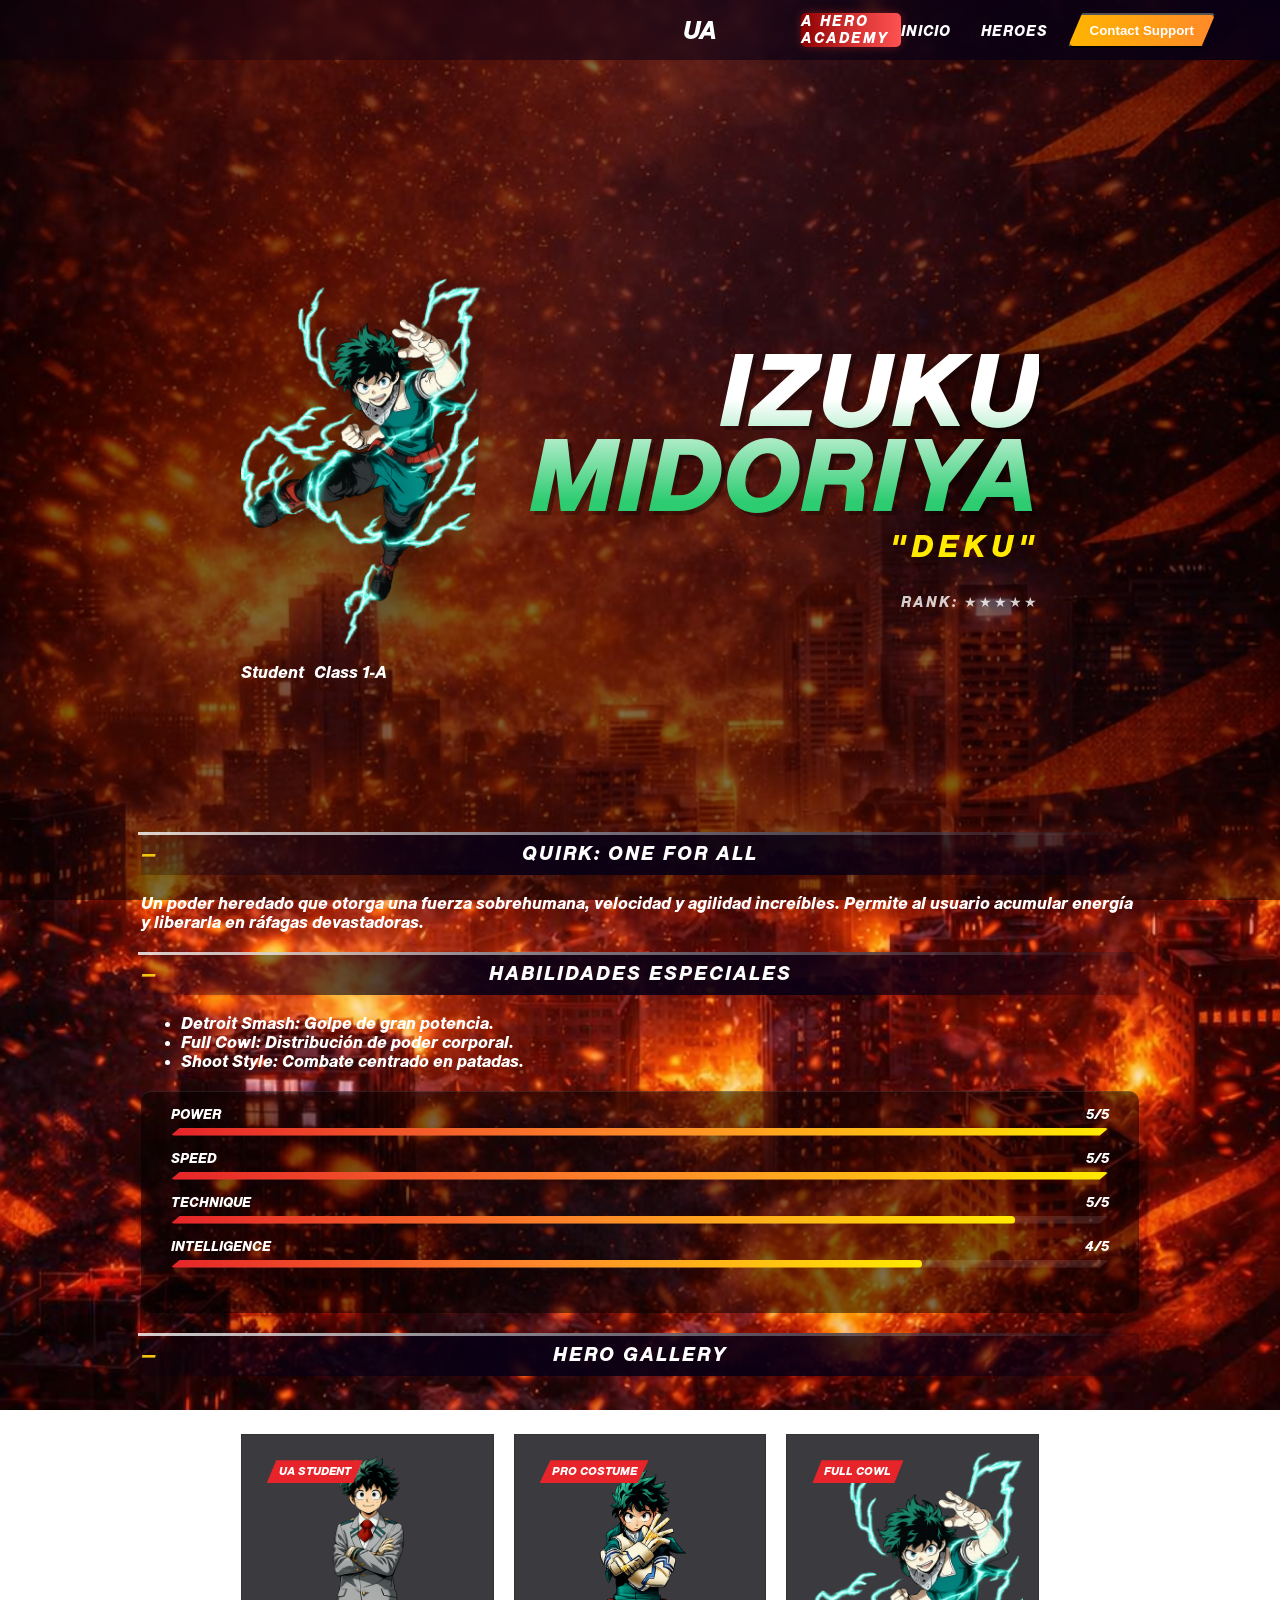
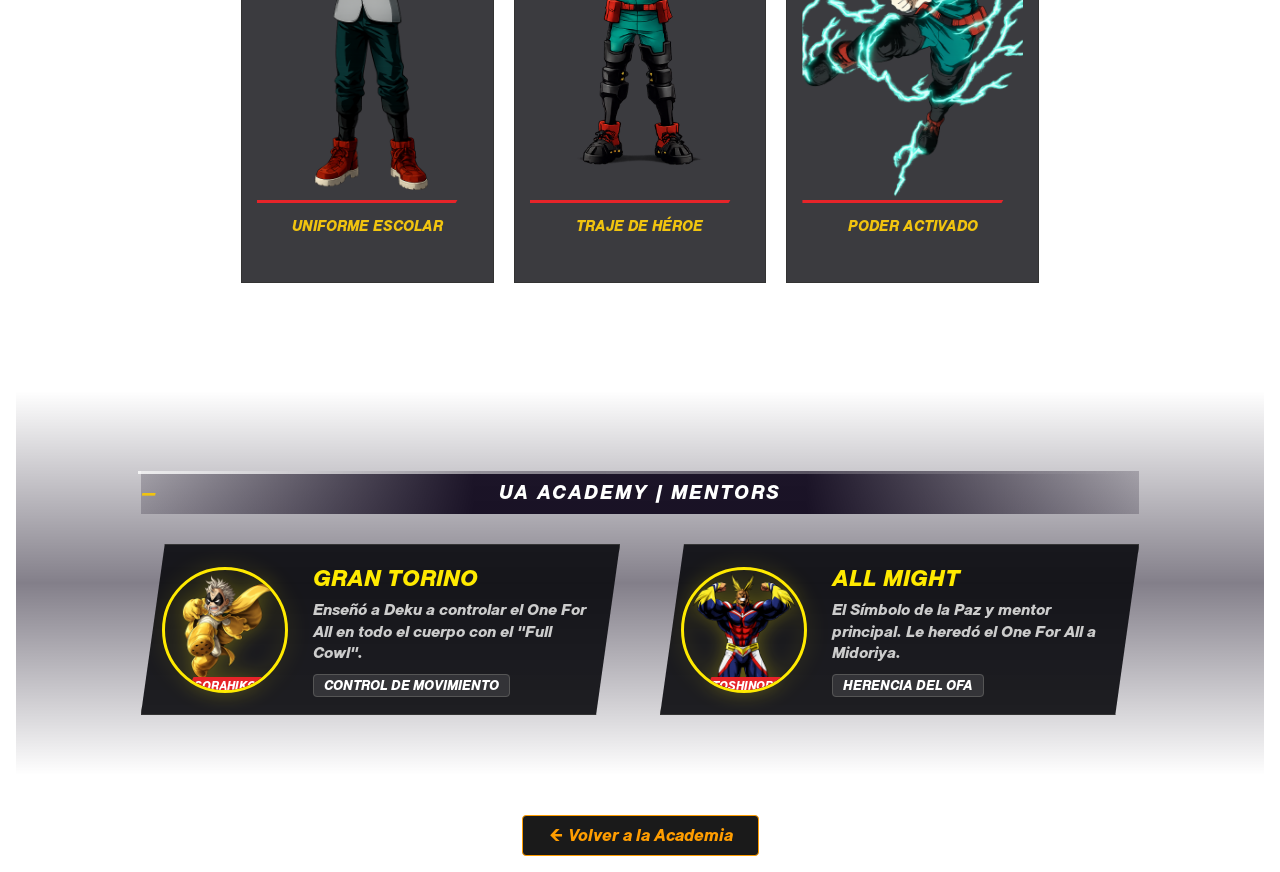
<file: deku.html>
<!doctype html>
<html lang="es">
  <head>
    <meta charset="UTF-8" />
    <meta name="viewport" content="width=device-width, initial-scale=1.0" />
    <title>Hero Profile | Izuku Midoriya</title>
    <link rel="stylesheet" href="styles.css" />
  </head>
  <body>
    <div class="navbar">
      <div class="logo">
        <span class="UA">UA</span>
        <span class="aHero">A HERO ACADEMY</span>
      </div>
      <ul class="nav">
        <li><a href="Main.html#Inicio">Inicio</a></li>
        <li><a href="Main.html#Heroes">Heroes</a></li>
      </ul>
      <a href="Main.html#Contacto"
        ><button class="join">Contact Support</button></a
      >
    </div>

    <div class="container">
      <section class="hero-profile-section">
       <section class="hero-profile-section">
    <div class="profile-header-split">
        <div class="profile-img-side">
            <img src="IMG/Mirrodilla/Deku_action.jpg" alt="Izuku Midoriya" class="main-hero-img" />
            <div class="hero-tags-overlay">
                <span class="tag">Student</span>
                <span class="tag">Class 1-A</span>
            </div>
        </div>

        <div class="profile-name-side">
            <h1 class="hero-name-giant">Izuku<br>Midoriya</h1>
            <p class="hero-alias-sub">"DEKU"</p>
            <div class="rank-stars">RANK: ★★★★★</div>
        </div>
    </div>
    
    </section>

        <div class="profile-details">
          <div class="detail-card">
            <h3>Quirk: One For All</h3>
            <p>
              Un poder heredado que otorga una fuerza sobrehumana, velocidad y
              agilidad increíbles. Permite al usuario acumular energía y
              liberarla en ráfagas devastadoras.
            </p>
          
          </div>

       <div class="detail-card">
    <h3>Habilidades Especiales</h3>
    <ul>
        <li><strong>Detroit Smash:</strong> Golpe de gran potencia.</li>
        <li><strong>Full Cowl:</strong> Distribución de poder corporal.</li>
        <li><strong>Shoot Style:</strong> Combate centrado en patadas.</li>
    </ul>

   <div class="stats-container">
    <div class="stat-row">
        <div class="stat-label"><span>Power</span> <span>5/5</span></div>
        <div class="bar-bg">
            <div class="bar-fill bar-bakugo" style="width: 100%;"></div>
        </div>
    </div>
    
    <div class="stat-row">
        <div class="stat-label"><span>Speed</span> <span>5/5</span></div>
        <div class="bar-bg">
            <div class="bar-fill bar-bakugo" style="width: 100%;"></div>
        </div>
    </div>
    
    <div class="stat-row">
        <div class="stat-label"><span>Technique</span> <span>5/5</span></div>
        <div class="bar-bg">
            <div class="bar-fill bar-bakugo" style="width: 90%;"></div>
        </div>
    </div>

    <div class="stat-row">
        <div class="stat-label"><span>Intelligence</span> <span>4/5</span></div>
        <div class="bar-bg">
            <div class="bar-fill bar-bakugo" style="width: 80%;"></div>
        </div>
    </div>
</div>
</div>

        <div class="hero-gallery">
          <h3>
            <span class="why">Hero </span><span class="choose">Gallery</span>
          </h3>
          <div class="gallery-container">
            <div class="gallery-card">
              <div class="gallery-frame">
                <img src="IMG/Mirrodilla/Deku_UA.webp" alt="Uniforme Escolar" />
                <div class="badge-label">UA Student</div>
              </div>
              <p>Uniforme Escolar</p>
            </div>

            <div class="gallery-card">
              <div class="gallery-frame">
                <img
                  src="IMG/Mirrodilla/Deku_Uniform.jpg"
                  alt="Traje de Héroe"
                />
                <div class="badge-label">Pro Costume</div>
              </div>
              <p>Traje de Héroe</p>
            </div>

            <div class="gallery-card power-active">
              <div class="gallery-frame">
                <img
                  src="IMG/Mirrodilla/Deku_action.jpg"
                  alt="Quirk Activado"
                />
                <div class="badge-label">Full Cowl</div>
              </div>
              <p>Poder Activado</p>
            </div>
          </div>
        </div>

       
      </section>
      <section class="hero-mentors-section">
        <h3 class="gallery-title">UA Academy | Mentors</h3>

        <div class="mentors-grid">
          <div class="mentor-card">
            <div class="mentor-img-frame">
              <img
                src="IMG/Mirrodilla/GranTorino.jpg"
                alt="Gran Torino"
                class="mentor-img"
              />
              <div class="mentor-badge">SoraHiko</div>
            </div>
            <div class="mentor-info">
              <h4>Gran Torino</h4>
              <p>
                Enseñó a Deku a controlar el One For All en todo el cuerpo con
                el "Full Cowl".
              </p>
              <span class="specialty">Control de Movimiento</span>
            </div>
          </div>

          <div class="mentor-card">
            <div class="mentor-img-frame">
              <img
                src="IMG/Mirrodilla/All_Might.jpg"
                alt="All Might"
                class="mentor-img"
              />
              <div class="mentor-badge">Toshinori</div>
            </div>
            <div class="mentor-info">
              <h4>All Might</h4>
              <p>
                El Símbolo de la Paz y mentor principal. Le heredó el One For
                All a Midoriya.
              </p>
              <span class="specialty">Herencia del OFA</span>
            </div>
          </div>
        </div>
      </section>
       <div
          class="back-button-container"
          style="text-align: center; margin-top: 40px"
        >
          <a href="Main.html#Heroes" class="btn-back">← Volver a la Academia</a>
        </div>
    </div>
  </body>
</html>
</file>
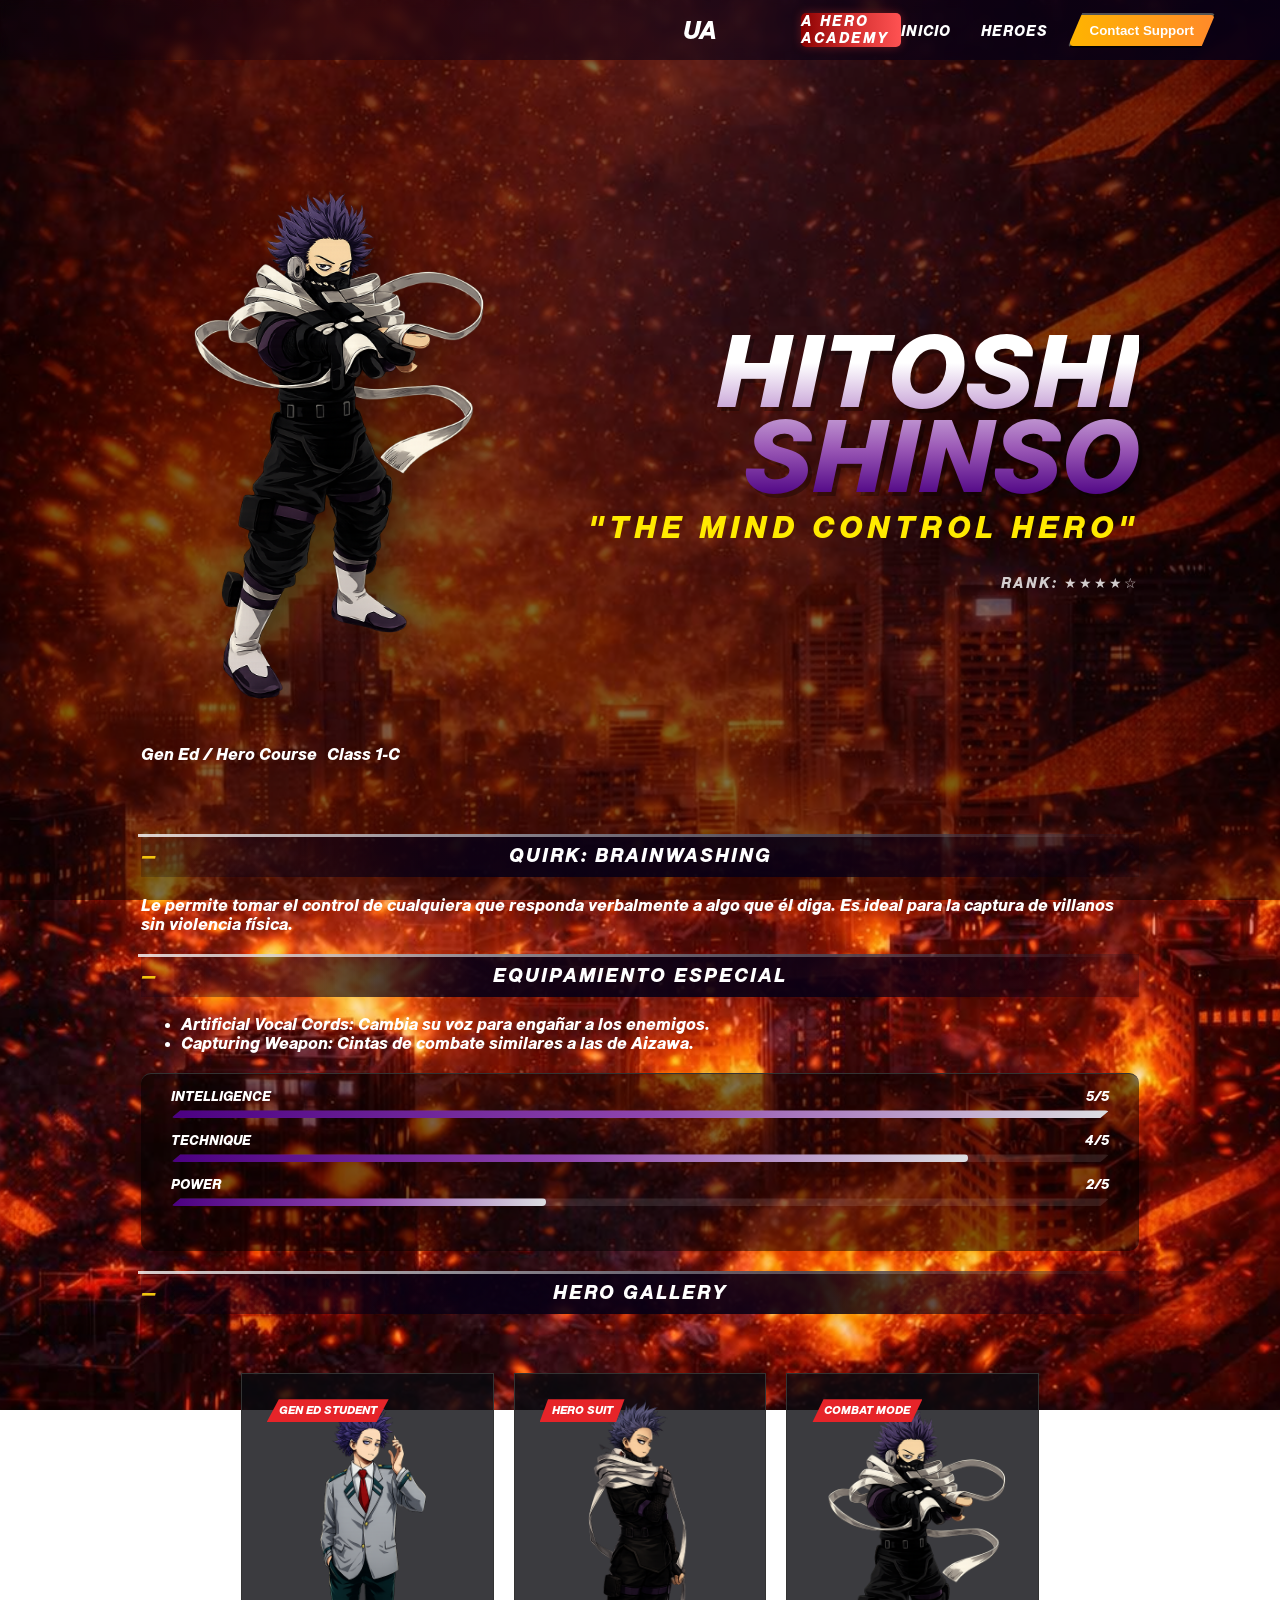
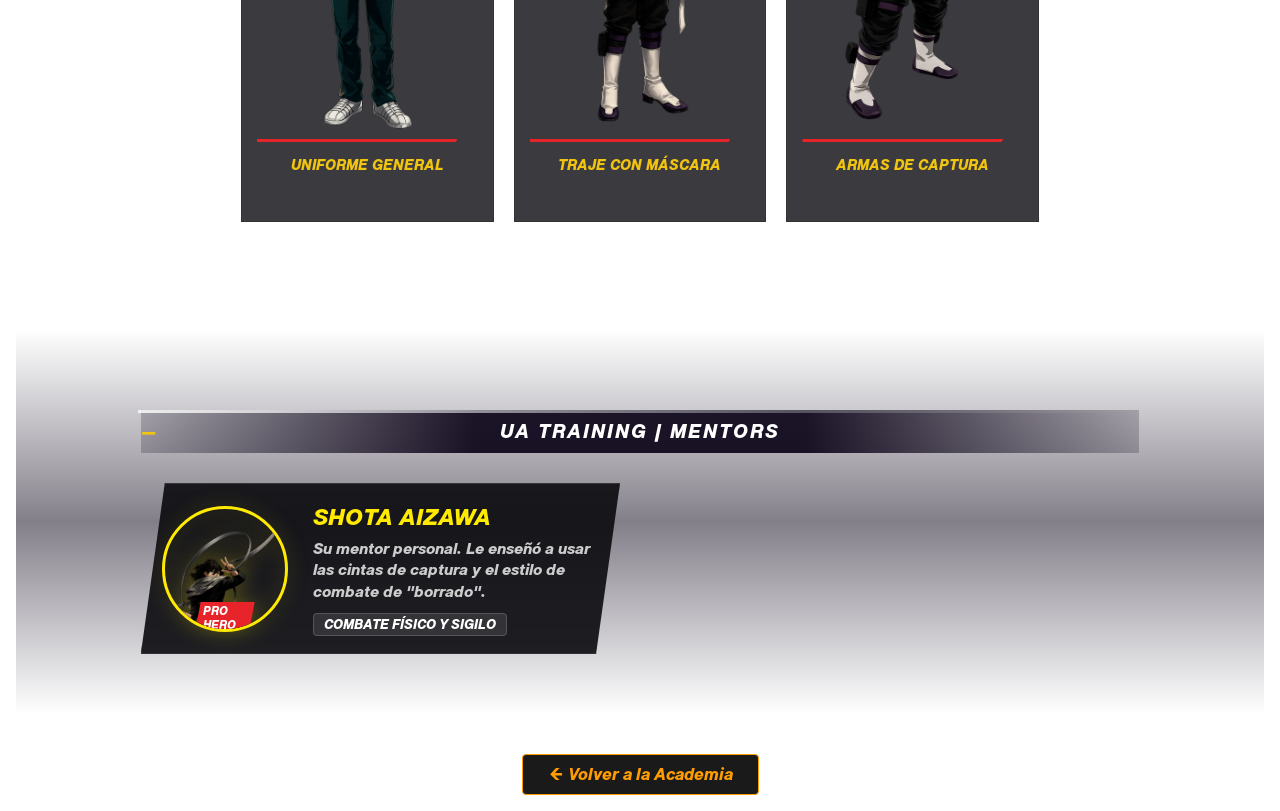
<file: shinso.html>
<!doctype html>
<html lang="es">
  <head>
    <meta charset="UTF-8" />
    <meta name="viewport" content="width=device-width, initial-scale=1.0" />
    <title>Hero Profile | Hitoshi Shinso</title>
    <link rel="stylesheet" href="styles.css" />
  </head>
  <body>
    <div class="navbar">
      <div class="logo">
        <span class="UA">UA</span>
        <span class="aHero">A HERO ACADEMY</span>
      </div>
      <ul class="nav">
        <li><a href="Main.html#Inicio">Inicio</a></li>
        <li><a href="Main.html#Heroes">Heroes</a></li>
      </ul>
      <a href="Main.html#Contacto"
        ><button class="join">Contact Support</button></a
      >
    </div>

    <div class="container">
      <section class="hero-profile-section">
        <div class="profile-header-split">
          <div class="profile-img-side">
            <img
              src="IMG/Shinsou/Shinsou_Action.jpg"
              alt="Hitoshi Shinso"
              class="main-hero-img"
            />
            <div class="hero-tags-overlay">
              <span class="tag">Gen Ed / Hero Course</span>
              <span class="tag">Class 1-C</span>
            </div>
          </div>

          <div class="profile-name-side">
            <h1 class="hero-name-giant gradient-shinso">Hitoshi<br />Shinso</h1>
            <p class="hero-alias-sub">"THE MIND CONTROL HERO"</p>
            <div class="rank-stars">RANK: ★★★★☆</div>
          </div>
        </div>

        <div class="profile-details">
          <div class="detail-card">
            <h3>Quirk: Brainwashing</h3>
            <p>
              Le permite tomar el control de cualquiera que responda verbalmente
              a algo que él diga. Es ideal para la captura de villanos sin
              violencia física.
            </p>
          </div>

          <div class="detail-card">
            <h3>Equipamiento Especial</h3>
            <ul>
              <li>
                <strong>Artificial Vocal Cords:</strong> Cambia su voz para
                engañar a los enemigos.
              </li>
              <li>
                <strong>Capturing Weapon:</strong> Cintas de combate similares a
                las de Aizawa.
              </li>
            </ul>

            <div
              class="stats-container"
              style="
                margin-top: 20px;
                border-top: 1px solid #333;
                padding-top: 15px;
              "
            >
              <div class="stat-row">
                <div class="stat-label">
                  <span>Intelligence</span> <span>5/5</span>
                </div>
                <div class="bar-bg">
                  <div class="bar-fill bar-shinso" style="width: 100%"></div>
                </div>
              </div>
              <div class="stat-row">
                <div class="stat-label">
                  <span>Technique</span> <span>4/5</span>
                </div>
                <div class="bar-bg">
                  <div class="bar-fill bar-shinso" style="width: 85%"></div>
                </div>
              </div>
              <div class="stat-row">
                <div class="stat-label">
                  <span>Power</span> <span>2/5</span>
                </div>
                <div class="bar-bg">
                  <div class="bar-fill bar-shinso" style="width: 40%"></div>
                </div>
              </div>
            </div>
          </div>
        </div>

        <div class="hero-gallery">
          <h3>
            <span class="why">Hero </span><span class="choose">Gallery</span>
          </h3>
          <div class="gallery-container">
            <div class="gallery-card">
              <div class="gallery-frame">
                <img src="IMG/Shinsou/Shinsou_UA.jpg" alt="Uniforme" />
                <div class="badge-label">Gen Ed Student</div>
              </div>
              <p>Uniforme General</p>
            </div>
            <div class="gallery-card">
              <div class="gallery-frame">
                <img src="IMG/Shinsou/Shinsou_Uniform.jpg" alt="Traje Héroe" />
                <div class="badge-label">Hero Suit</div>
              </div>
              <p>Traje con Máscara</p>
            </div>
            <div class="gallery-card power-active">
              <div class="gallery-frame">
                <img src="IMG/Shinsou/Shinsou_Action.jpg" alt="Combate" />
                <div class="badge-label">Combat Mode</div>
              </div>
              <p>Armas de Captura</p>
            </div>
          </div>
        </div>
      </section>

      <section class="hero-mentors-section">
        <h3 class="gallery-title">UA Training | Mentors</h3>
        <div class="mentors-grid">
          <div class="mentor-card">
            <div class="mentor-img-frame">
              <img
                src="IMG/Shinsou/Aizawa.jpg"
                alt="Eraserhead"
                class="mentor-img"
              />
              <div class="mentor-badge">Pro Hero</div>
            </div>
            <div class="mentor-info">
              <h4>Shota Aizawa</h4>
              <p>
                Su mentor personal. Le enseñó a usar las cintas de captura y el
                estilo de combate de "borrado".
              </p>
              <span class="specialty">Combate Físico y Sigilo</span>
            </div>
          </div>
        </div>
      </section>
      <div
        class="back-button-container"
        style="text-align: center; margin-top: 40px"
      >
        <a href="Main.html#Heroes" class="btn-back">← Volver a la Academia</a>
      </div>
    </div>
  </body>
</html>
</file>
<file: styles.css>
html {
  scroll-behavior: smooth;
}
@font-face {
  font-family: "Sublima";
  src: url(sublima/Sublima-ExtraBoldItalic.otf) format("opentype");
}

@media (max-width: 768px) {
  .navbar {
    padding: 0 10px;
    height: auto;
    padding: 10px 0;
  }
  .nav {
    gap: 12px;
  }

  .nav a {
    font-size: 10px;
  }

  .join {
    padding: 5px 12px;
    margin-left: 5px;
  }
}
body {
  margin: 0;
  padding: 0;
  background-image: url("IMG/Fondo.png");
  background-size: cover;
  background-position: center;
  background-repeat: no-repeat;
  background-attachment: fixed;
  font-family: "Sublima", sans-serif;
  overflow-x: hidden;
  overflow-y: auto;
}
.container {
  max-width: 100%;
  padding: 1rem;
  box-sizing: border-box;
}

body::before {
  content: "";
  position: fixed;
  top: 0;
  left: 0;
  width: 100%;
  height: 100%;
  background: rgba(0, 0, 0, 0.5);
  z-index: -1;
}
.navbar {
  font-family: "Sublima", sans-serif;
  display: flex;
  justify-content: flex-end;
  align-items: center;
  background: linear-gradient(to right, #08001534, #080015e5);
  position: fixed;
  top: 0;
  width: 100%;
  height: 60px;
  padding: 0 5%;
  z-index: 1000;
  box-sizing: border-box;
  backdrop-filter: blur(5px);
}

.UA {
  width: 100px;
  height: auto;
  color: rgb(255, 138, 42);
  font-size: 30px;
}
.aHero {
  width: 100px;
  height: auto;
  color: white;
}
.nav {
  display: flex;
  align-items: center;
  gap: 30px;
  list-style: none;
  margin: 0;
  padding: 0;
}
.nav a:hover {
  color: #ff8a2a;
  text-shadow: 0 0 10px rgba(255, 138, 42, 0.5);
}

.join {
  background: linear-gradient(90deg, #ffb400, #ff8a2a);
  color: white !important;
  padding: 8px 20px;
  border-radius: 5px;
  font-weight: 900;
  clip-path: polygon(10% 0, 100% 0, 90% 100%, 0 100%);
  margin-left: 20px;
}
.nav a {
  color: white;
  text-decoration: none;
  font-size: 14px;
  text-transform: uppercase;
  letter-spacing: 1px;
  transition: 0.3s;
}
.titulo {
  font-family: "Sublima", sans-serif;
  font-style: italic;
  text-transform: uppercase;
  line-height: 0.9;
  margin: 0;
}
.Become,
.the,
.Next {
  color: white;
  font-size: 70px;
  display: inline-block;
  text-shadow: 4px 4px 0px rgba(0, 0, 0, 0.5);
}
.Great,
.Hero {
  font-size: 85px;
  font-weight: 900;
  display: inline-block;

  background: linear-gradient(to bottom, #ffea00, #ff8a2a);

  -webkit-background-clip: text;
  background-clip: text;

  -webkit-text-fill-color: transparent;
  color: transparent;

  filter: drop-shadow(6px 6px 0px #000000);
}
.logo {
  color: white;
  font-weight: 900;
  font-style: italic;
  display: flex;
  align-items: center;
  gap: 10px;
}
.UA {
  font-size: 24px;
  padding: 2px 8px;
  color: #ffffff;
  border-radius: 4px;
}
.aHero {
  font-size: 14px;
  letter-spacing: 2px;
}
.titulo::after {
  content: "";
  display: block;
  width: 60%;
  height: 4px;
  margin-top: 15px;
  background: linear-gradient(to right, #2ecc71, #27ae60, transparent);
  clip-path: polygon(0 50%, 5% 0, 95% 0, 100% 50%, 95% 100%, 5% 100%);
  box-shadow: 0 0 10px rgba(46, 204, 113, 0.6);
}
.header-img {
  flex: 1;
  display: flex;
  justify-content: center;
  position: relative;
  z-index: 10;
}
.header {
  display: flex;
  align-items: center;
  justify-content: space-between;
  padding: 50px 10%;
  position: relative;
  overflow: visible;
  z-index: 10;
}

.header-info {
  flex: 1;
  z-index: 2;
  position: relative;
}
.header-info h1 {
  line-height: 0.9;
  margin: 0;
  text-transform: uppercase;
  font-style: italic;
}
.descripcion {
  color: white;
  font-size: 20px;
  margin-top: 20px;
}

.DekuAction1 {
  width: 110%;
  max-width: 600px;
  height: auto;
  margin-left: -80px;

  filter: drop-shadow(20px 10px 30px rgba(0, 0, 0, 0.5));

  transform: rotate(-2deg);
  transition: transform 0.3s ease;
}
.DekuAction1:hover {
  transform: scale(1.05) rotate(0deg);
}

.button_inicio {
  display: flex;
  gap: 15px;
  margin-top: 25px;
}

.button_inicio button {
  font-family: "Sublima", sans-serif;
  font-weight: 900;
  text-transform: uppercase;
  padding: 12px 25px;
  cursor: pointer;
  transition: 0.3s;
  border: none;
}
#vTraining {
  background: linear-gradient(135deg, #e62429, #a30000);
  color: white;
  clip-path: polygon(10% 0, 100% 0, 90% 100%, 0 100%);
}

#wTrailer {
  background: rgba(255, 255, 255, 0.1);
  color: white;
  border: 1px solid #555;
  clip-path: polygon(10% 0, 100% 0, 90% 100%, 0 100%);
  display: flex;
  align-items: center;
  gap: 8px;
}

#wTrailer span {
  width: 18px;
  height: 18px;
  border: 2px solid white;
  border-radius: 50%;
  display: flex;
  justify-content: center;
  align-items: center;
  font-size: 14px;
}

#vTrainging:hover,
#wTrailer:hover {
  filter: brightness(1.2);
  transform: scale(1.05);
}
.Stats {
  display: flex;
  justify-content: flex-start;
  padding: 10px 0;
  margin: 40px 0;
  color: white;
  background: linear-gradient(
    to right,
    #080015e5,
    #080015e5,
    #080015e5,
    #08001534
  );
  z-index: 1;
  margin-top: -50px;
  position: relative;
}
.stat-item {
  display: flex;
  flex-direction: column;
  align-items: center;
  text-align: center;
  border-right: 1px solid rgba(255, 255, 255, 0.3);
  padding: 0 40px;
}
.nav-items {
  display: flex;
  flex-direction: column;
  border-right: 1px solid rgba(255, 255, 255, 0.3);
  padding: 0 40px;
}
.stat-item:last-child {
  border-right: none;
}
.istats {
  font-family: "Sublima", sans-serif;
  font-size: 15px;
  text-transform: uppercase;
  letter-spacing: 1px;
  color: #ccc;
}
.sstats {
  font-family: "Sublima", sans-serif;
  font-size: 32px;
  font-weight: 900;
  margin-bottom: 5px;
  display: block;
}

.featured {
  display: grid;
  grid-template-columns: repeat(auto-fit, minmax(250px, 1fr));
  gap: 1rem;
  padding: 40px 10%;
}

h3 {
  text-align: center;
  color: white;
  margin-top: 20px;
  padding: 10px 0;
  position: relative;
  text-transform: uppercase;
  background: linear-gradient(
    to right,
    #08001534,
    #080015e5,
    #080015e5,
    #08001534
  );
  text-transform: uppercase;
  letter-spacing: 2px;
}
h3::before {
  content: "";
  position: absolute;
  top: 0;
  left: -3px;
  width: 100%;
  height: 3px;
  background: linear-gradient(to right, rgba(255, 255, 255, 0.8), transparent);
}
h3::after {
  content: "—";
  position: absolute;
  left: 0;
  color: #f1c40f;
  font-weight: bold;
}

.program_cards_container {
  display: grid;
  grid-template-columns: repeat(12, 1fr);
  grid-auto-rows: minmax(250px, auto);
  gap: 20px;
  padding: 40px 10%;
}

/*marco*/
.program_item {
  position: relative;
  overflow: hidden;
  border: 2px solid #333;
  border-radius: 12px;
  background: #000;
  height: 100%;
}
.program_item {
  border: 2px solid #333;
  border-radius: 12px;
  overflow: hidden;
  position: relative;
  background: #000;
  transition: border-color 0.3s ease;
}
.frame-3-up {
  grid-column: span 4;
}
.why_choose p,
.hero-info p {
  position: relative;
  padding-left: 15px;
}

.frame-4-down {
  grid-column: span 3;
}

.program_img {
  width: 100%;
  height: 100%;
  object-fit: cover;
  display: block;
  transition: transform 0.6s ease;
}

/*degradooo*/
.program_overlay {
  position: absolute;
  top: 0;
  left: 0;
  width: 100%;
  height: 100%;
  background: linear-gradient(
    to top,
    rgba(0, 0, 0, 0.9) 20%,
    rgba(0, 0, 0, 0.5),
    transparent
  );
  display: flex;
  flex-direction: column;
  align-items: flex-end;
  padding: 20px;
  box-sizing: border-box;
  opacity: 0;
  transition: opacity 0.3s ease;
  pointer-events: none;
}
.program_overlay h4 {
  color: white;
  margin: 0;
  font-family: "Sublima", sans-serif;
  text-transform: uppercase;
  font-size: 1.2rem;
  line-height: 1.2;
  text-shadow: 2px 2px 4px rgba (0, 0, 0, 1);
}
.program_item:hover {
  border-color: #e62429;
}
.program_item:hover .program_overlay {
  opacity: 1;
}
.program_item:hover .program_img {
  transform: scale(1.1);
}
.hero-card {
  background: rgba(10, 10, 10, 0.95);
  border: 1px solid #333;
  border-radius: 12px;
  overflow: hidden;
  display: flex;
  flex-direction: column;
  transition:
    border-color 0.3s,
    transform 0.3s;
  filter: drop-shadow(-5px 5px 20px rgba(0, 0, 0, 0.8));
}

.hero-img {
  width: 100%;
  height: 100%;
  object-fit: cover;
  object-position: top;
  transition: transform 0.5s ease;
}
.hero-card:hover {
  border-color: #e62429;
  transform: translateY(-5px);
}

.hero-card:hover .hero-img {
  transform: scale(1.05);
}

.hero-img-container {
  width: 100%;
  height: 220px;
  overflow: hidden;
  position: relative;
}
.hero-card:hover .hero-img,
.program_item:hover .program_img {
  transform: scale(1.1);
}
.hero-info {
  padding: 20px;
  background: #0a0a0a;
  border-top: 1px solid #222;
}

.hero-name-banner {
  background: linear-gradient(90deg, #e62429, #a30000);
  color: white;
  margin: 0;
  padding: 10px 15px;
  font-family: "Sublima", sans-serif;
  font-size: 1.2rem;
  text-transform: uppercase;
  clip-path: polygon(0 0, 100% 0, 85% 100%, 0 100%);
  width: fit-content;
  min-width: 70%;
  position: relative;
  z-index: 2;
  margin-top: -20px;
}
.hero-info-content {
  background: #080808;
  padding: 15px;
  display: flex;
  justify-content: space-between;
  align-items: center;
}
.hero-stats-row p {
  margin: 2px 0;
  font-size: 0.6rem;
  color: #bbb;
}
.hero-stats-row span {
  color: white;
  font-weight: bold;
}
.stars {
  color: #ffb400 !important;
}

.btn-profile {
  background: #e62429;
  color: white;
  text-decoration: none;
  font-size: 0.7rem;
  padding: 5px 10px;
  border-radius: 4px;
  text-transform: uppercase;
  font-weight: bold;
  transition: 0.3s;
}
.btn-profile:hover {
  background: white;
  color: #e62429;
}
.hero-stats-m {
  margin-bottom: 15px;
}
.hero-stats-m p {
  font-size: 0.85rem;
  color: #888;
  margin: 4px 0;
  text-transform: uppercase;
  letter-spacing: 1px;
}

.hero-info p {
  font-family: "Sublima", sans-serif;
  font-size: 15px;
  margin: 0.25rem 0;
  color: white;
}

.learn-more {
  width: 100%;
  padding: 10px;
  background: linear-gradient(90deg, #e62429, #8b0000);
  border: none;
  color: white;
  font-family: "Sublima", sans-serif;
  font-weight: bold;
  cursor: pointer;
  text-transform: uppercase;
  clip-path: polygon(5% 0, 100% 0, 95% 100%, 0 100%);
  transition: filter 0.3s;
}

.whyUA {
  display: flex;
  grid-template-columns: repeat(auto-fit, minmax(700px, 1fr));
  gap: 50px;
  margin: 0 auto;
  max-width: 1000px;
  text-align: center;
  align-items: center;
  background: linear-gradient(
    to right,
    #08001534,
    #080015e5,
    #080015e5,
    #08001534
  );
}

.huh {
  display: flex;
  flex-direction: column;
  align-items: center;
  justify-content: center;
  text-align: center;
  padding: 20px;
  color: white;
  font-family: "Sublima", sans-serif;
}
.whyUA img {
  max-width: 100px;
  height: auto;
  margin-bottom: 10px;
}

.feature p {
  font-size: 1.2rem;
  margin: 0;
}

/* forms */

.Contacto {
  padding: 60px 10%;
  background: transparent;
}

#contact-form-container {
  background: rgba(10, 10, 15, 0.9);
  border: 1px solid #1a1a1a;
  padding: 30px;
  position: relative;
  border-left: 4px solid #e62429;
}
.form-row {
  display: flex;
  align-items: stretch;
  margin-bottom: 15px;
  gap: 10px;
}

.form-row label {
  flex: 0 0 150px;
  background: #0d1117;
  color: #fff;
  display: flex;
  align-items: center;
  padding: 0 15px;
  font-family: "Sublima", sans-serif;
  font-size: 13px;
  text-transform: uppercase;
  font-weight: bold;
  clip-path: polygon(0 0, 90% 0, 100% 100%, 0 100%);
}

.form-row input,
.form-row textarea {
  flex: 1;
  background: #c5c9d1;
  border: none;
  padding: 15px;
  color: #1a1a1a;
  font-family: Arial, Helvetica, sans-serif;
  font-weight: bold;
  outline: none;
  clip-path: polygon(2% 0, 100% 0, 100% 100%, 0 100%);
  transition: background 0.3s;
}
.form-row input:focus,
.form-row textarea:focus {
  background: #ffffff;
}

.button-wrapper {
  display: flex;
  justify-content: flex-end;
  margin-top: 20px;
}

.enviar {
  background: linear-gradient(to bottom, #e62429, #8b0000);
  color: white;
  border: none;
  padding: 12px 30px;
  font-family: "Sublima", sans-serif;
  font-weight: 900;
  text-transform: uppercase;
  cursor: pointer;
  clip-path: polygon(10% 0, 100% 0, 90% 100%, 0 100%);
  box-shadow: 0 4px 0 #5a0000;
  transition: transform 0.1s;
}

.enviar:active {
  transform: translateY(2px);
  box-shadow: 0 2px 0 #5a0000;
}

@media (max-width: 768px) {
  .form-row {
    flex-direction: column;
    gap: 5px;
  }
  .form-row label {
    flex: none;
    clip-path: none;
    padding: 10px;
  }
  .form-row input,
  .form-row textarea {
    clip-path: none;
  }
}

.modal {
  display: none;
  position: fixed;
  top: 0;
  left: 0;
  width: 100%;
  height: 100%;
  background: rgba(0, 0, 0, 0.8);
  justify-content: center;
  align-items: center;
  z-index: 2000;
}

/*Individuales*/
.profile-header-split {
  display: flex;
  align-items: center;
  justify-content: space-between;
  gap: 40px;
  padding: 20px 0;
  margin-bottom: 50px;
}

.profile-img-side {
  flex: 1;
  position: relative;
}

.main-hero-img {
  width: 100%;
  max-width: 450px;
  height: auto;
  filter: drop-shadow(10px 10px 20px rgba(0, 0, 0, 0.5));
  clip-path: polygon(0 0, 100% 0, 90% 100%, 0% 100%);
}

.hero-tags-overlay {
  margin-top: 10px;
  display: flex;
  gap: 10px;
}

.profile-name-side {
  flex: 1.5;
  text-align: right;
}

.hero-name-giant {
  font-family: "Sublima", sans-serif;
  font-size: 100px;
  font-weight: 900;
  text-transform: uppercase;
  line-height: 0.85;
  margin: 0;
  font-style: italic;

  background: linear-gradient(to bottom, #ffffff 30%, #2ecc71 90%);
  -webkit-background-clip: text;
  background-clip: text;
  -webkit-text-fill-color: transparent;
  color: transparent;

  filter: drop-shadow(4px 4px 0px rgba(0, 0, 0, 0.3));
}

.hero-alias-sub {
  font-size: 30px;
  color: #ffea00; /* Amarillo */
  font-weight: bold;
  letter-spacing: 5px;
  margin-top: 10px;
}

.rank-stars {
  color: #fff;
  font-size: 14px;
  letter-spacing: 2px;
  opacity: 0.8;
}

@media (max-width: 768px) {
  .profile-header-split {
    flex-direction: column;
    text-align: center;
  }
  .profile-name-side {
    text-align: center;
  }
  .hero-name-giant {
    font-size: 60px;
  }
}
.hero-profile-section {
  padding: 120px 10% 60px;
  color: white;
}

.profile-header {
  display: flex;
  align-items: center;
  gap: 50px;
  background: rgba(8, 0, 21, 0.8);
  padding: 40px;
  border-left: 6px solid #ffea00;
  clip-path: polygon(0 0, 100% 0, 95% 100%, 0% 100%);
  margin-bottom: 50px;
}

.profile-img-main {
  width: 300px;
  height: 300px;
  object-fit: cover;
  border: 4px solid #ff8a2a;
  filter: drop-shadow(0 0 20px rgba(255, 138, 42, 0.4));
}

.hero-name {
  font-size: 4rem;
  margin: 0;
  background: linear-gradient(to bottom, #ffea00, #ff8a2a);
  -webkit-background-clip: text;
  background-clip: text;
  -webkit-text-fill-color: transparent;
}

.hero-tags .tag {
  background: #e62429;
  padding: 5px 15px;
  font-size: 0.9rem;
  font-weight: bold;
  margin-right: 10px;
  clip-path: polygon(10% 0, 100% 0, 90% 100%, 0 100%);
}

/* STATS  */
.stats-container {
  background: rgba(0, 0, 0, 0.5);
  padding: 30px;
  border-radius: 10px;
}

.stat-row {
  margin-bottom: 20px;
}

.stat-label {
  display: flex;
  justify-content: space-between;
  margin-bottom: 8px;
  font-weight: bold;
  text-transform: uppercase;
}

.bar-bg {
  background: #333;
  height: 12px;
  width: 100%;
  clip-path: polygon(1% 0, 100% 0, 99% 100%, 0 100%);
}

.bar-fill {
  height: 100%;
  background: linear-gradient(90deg, #ffea00, #ff8a2a);
  box-shadow: 0 0 15px rgba(255, 234, 0, 0.5);
}

/*individuaaaal*/
.gallery-container {
  display: grid;
  grid-template-columns: repeat(3, 1fr);
  gap: 20px;
  padding: 40px 10%;
  align-items: start;
}
.gallery-card {
  background: rgba(10, 10, 15, 0.8);
  border: 1px solid #333;
  padding: 15px;
  text-align: center;
  display: flex;
  flex-direction: column;
  height: 100%;
  transition: 0.3s;
}

.gallery-frame {
  position: relative;
  width: 100%;
  height: 350px;
  overflow: hidden;
  border-bottom: 3px solid #e62429;
  clip-path: polygon(0 0, 100% 0, 100% 90%, 90% 100%, 0 100%);
}
.gallery-frame img {
  width: 100%;
  height: 100%;
  object-fit: cover;
  object-position: top;
  transition: transform 0.5s;
}
.badge-label {
  position: absolute;
  top: 10px;
  left: 10px;
  background: #e62429;
  color: white;
  padding: 5px 12px;
  font-size: 11px;
  font-weight: 900;
  text-transform: uppercase;
  clip-path: polygon(10% 0, 100% 0, 90% 100%, 0 100%);
  z-index: 2;
}
.gallery-card p {
  color: #f1c40f;
  font-family: "Sublima", sans-serif;
  text-transform: uppercase;
  margin-top: 15px;
  margin-bottom: 0;
  font-weight: bold;
  font-size: 14px;
}
.gallery-card:hover img {
  transform: scale(1.1);
}
.power-active:hover {
  border-color: #ffea00;
  box-shadow: 0 0 20px rgba(255, 234, 0, 0.4);
}

@media (max-width: 600px) {
  .gallery-container {
    grid-template-columns: 1fr;
  }
  .gallery-frame {
    height: 250px;
  }
}
.hero-mentors-section {
  padding: 60px 10%;
  margin-top: 40px;
  background: linear-gradient(
    to bottom,
    transparent,
    rgba(8, 0, 21, 0.5),
    transparent
  );
}

.mentors-grid {
  display: grid;
  grid-template-columns: repeat(2, 1fr);
  gap: 40px;
  margin-top: 30px;
}

.mentor-card {
  display: flex;
  align-items: center;
  gap: 25px;
  background: rgba(10, 10, 15, 0.9);
  border: 1px solid #333;
  padding: 20px;
  clip-path: polygon(5% 0, 100% 0, 95% 100%, 0 100%);
  transition: 0.3s;
}

.mentor-img-frame {
  position: relative;
  width: 120px;
  height: 120px;
  flex-shrink: 0;
  border-radius: 50%;
  overflow: hidden;
  border: 3px solid #ffea00;
  filter: drop-shadow(0 0 10px rgba(255, 234, 0, 0.3));
}

.mentor-img {
  width: 100%;
  height: 100%;
  object-fit: cover;
  object-position: top;
}

.mentor-badge {
  position: absolute;
  bottom: -5px;
  left: 50%;
  transform: translateX(-50%);
  background: #e62429;
  color: white;
  padding: 2px 8px;
  font-size: 0.7rem;
  font-weight: bold;
  text-transform: uppercase;
  clip-path: polygon(10% 0, 100% 0, 90% 100%, 0 100%);
}

.mentor-info h4 {
  color: #ffea00;
  margin: 0 0 8px 0;
  font-size: 1.4rem;
  text-transform: uppercase;
}

.mentor-info p {
  color: #ccc;
  font-size: 0.95rem;
  margin: 0 0 12px 0;
  line-height: 1.4;
}

.specialty {
  background: rgba(255, 255, 255, 0.1);
  color: white;
  padding: 4px 10px;
  font-size: 0.8rem;
  border-radius: 4px;
  border: 1px solid #555;
  text-transform: uppercase;
}

.mentor-card:hover {
  border-color: #ffea00;
  transform: scale(1.02);
  background: rgba(15, 15, 20, 0.95);
}

@media (max-width: 768px) {
  .mentors-grid {
    grid-template-columns: 1fr;
    gap: 20px;
  }
  .mentor-card {
    flex-direction: column;
    text-align: center;
    padding: 30px;
    clip-path: none;
    border-radius: 12px;
  }
}

.stats-container {
  margin-top: 20px;
  padding-top: 15px;
  border-top: 1px solid rgba(255, 255, 255, 0.1);
}

.stat-row {
  margin-bottom: 12px;
}

.stat-label {
  display: flex;
  justify-content: space-between;
  font-size: 12px;
  text-transform: uppercase;
  margin-bottom: 4px;
  color: #ffea00;
}

.bar-bg {
  background: rgba(255, 255, 255, 0.1);
  height: 8px;
  border-radius: 4px;
  overflow: hidden;
}

.bar-fill {
  height: 100%;
  background: linear-gradient(90deg, #ff8a2a, #ffea00);
  box-shadow: 0 0 10px rgba(255, 138, 42, 0.5);
  transition: width 1s ease-in-out;
}

.gradient-bakugo {
  background: linear-gradient(
    to bottom,
    #ffffff 20%,
    #ff8a2a 70%,
    #e62429 100%
  );
  -webkit-background-clip: text;
  background-clip: text;
  -webkit-text-fill-color: transparent;
  color: transparent;
}
.stats-container {
  margin-top: 20px;
}

.stat-row {
  margin-bottom: 15px;
}

.stat-label {
  display: flex;
  justify-content: space-between;
  font-size: 13px;
  font-weight: bold;
  text-transform: uppercase;
  color: #fff;
  margin-bottom: 5px;
}

.bar-bakugo {
  height: 100%;
  background: linear-gradient(90deg, #e62429, #ff8a2a, #ffea00);
  box-shadow: 0 0 15px rgba(255, 138, 42, 0.5);
  border-radius: 5px;
  transition: width 1.5s cubic-bezier(0.1, 0.7, 1, 0.1);
}
.bar-bakugo {
  height: 100%;
  background: linear-gradient(90deg, #e62429, #ff8a2a, #ffea00);
  box-shadow: 0 0 10px rgba(255, 138, 42, 0.4);
  border-radius: 5px;
}
/* kiri */
.gradient-kirishima {
  background: linear-gradient(
    to bottom,
    #ffffff 20%,
    #d32f2f 70%,
    #8b0000 100%
  );
  -webkit-background-clip: text;
  background-clip: text;
  -webkit-text-fill-color: transparent;
  color: transparent;
}

/*kiri*/
.aHero {
  height: 100%;
  background: linear-gradient(90deg, #8b0000, #d32f2f, #ff5252);
  box-shadow: 0 0 10px rgba(211, 47, 47, 0.4);
  border-radius: 5px;
}
/*kiri*/
.gradient-shinso {
  background: linear-gradient(
    to bottom,
    #ffffff 20%,
    #9b59b6 70%,
    #4b0082 100%
  );
  -webkit-background-clip: text;
  background-clip: text;
  -webkit-text-fill-color: transparent;
  color: transparent;
}

/*  Shinso */
.bar-shinso {
  height: 100%;
  background: linear-gradient(90deg, #4b0082, #8e44ad, #dcdde1);
  box-shadow: 0 0 10px rgba(155, 89, 182, 0.4);
  border-radius: 5px;
}

.btn-back {
  display: inline-block;
  padding: 10px 25px;
  background-color: #1a1a1a;
  color: #ff9d00;
  text-decoration: none;
  border: 1px solid #ff9d00;
  border-radius: 4px;
  font-weight: bold;
  transition: 0.3s;
}

.btn-back:hover {
  background-color: #ff9d00;
  color: #fff;
  box-shadow: 0 0 10px rgba(255, 198, 76, 0.5);
}
.ua-footer {
  background-color: #0a0a0a;
  color: #555;
  padding: 30px 0;
  border-top: 1px solid #222;
  text-align: center;
  font-size: 12px;
}

.footer-links a {
  color: #ffc400;
  text-decoration: none;
  margin-left: 15px;
}
</file>
